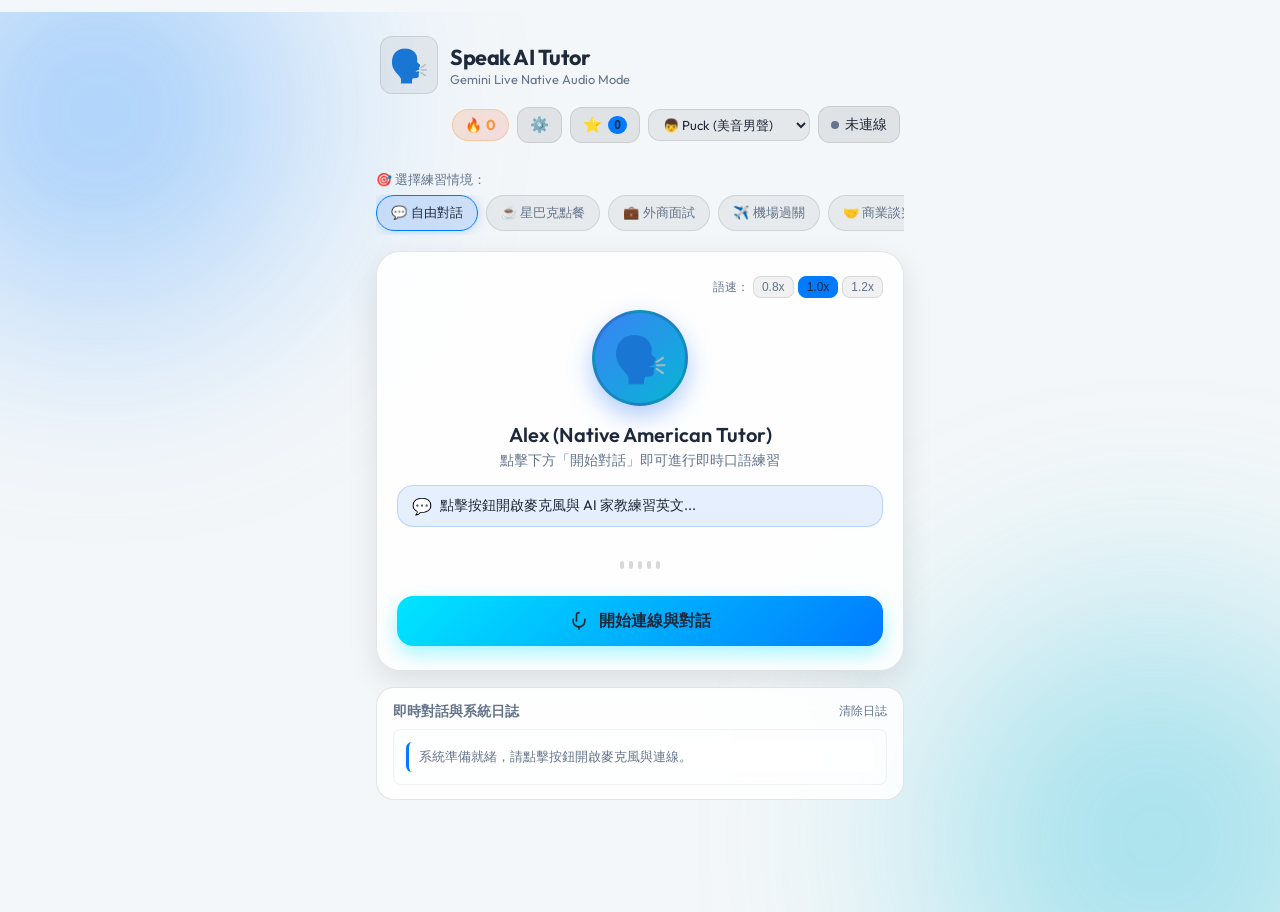
<file: index.html>
<!DOCTYPE html>
<html lang="zh-TW">
<head>
    <meta charset="UTF-8">
    <meta name="viewport" content="width=device-width, initial-scale=1.0, maximum-scale=1.0, user-scalable=no">
    <title>Speak AI Tutor - Complete English Learning App</title>
    
    <!-- PWA Primary Meta Tags -->
    <meta name="theme-color" content="#6366f1">
    <meta name="description" content="全功能 Speak AI 英文家教 - 情境角色扮演、即時文法糾正卡片與單字庫">
    <link rel="manifest" href="manifest.json">
    <link rel="icon" type="image/svg+xml" href="icon.svg">
    
    <!-- iOS PWA Mobile Meta Tags -->
    <meta name="apple-mobile-web-app-capable" content="yes">
    <meta name="apple-mobile-web-app-status-bar-style" content="black-translucent">
    <meta name="apple-mobile-web-app-title" content="Speak AI">
    <link rel="apple-touch-icon" href="icon.svg">

    <!-- Google Fonts -->
    <link rel="preconnect" href="https://fonts.googleapis.com">
    <link rel="preconnect" href="https://fonts.gstatic.com" crossorigin>
    <link href="https://fonts.googleapis.com/css2?family=Outfit:wght@300;400;500;600;700&display=swap" rel="stylesheet">
    
    <link rel="stylesheet" href="speak_style_v2.css?v=22">
</head>
<body>
    <div class="background-decor">
        <div class="glow glow-1"></div>
        <div class="glow glow-2"></div>
    </div>

    <div class="app-container">
        <!-- Header -->
        <header class="app-header">
            <div class="logo-area">
                <div class="logo-icon">🗣️</div>
                <div>
                    <h1>Speak AI Tutor</h1>
                    <p class="subtitle">Gemini Live Native Audio Mode</p>
                </div>
            </div>
            
            <div class="header-right">
                <!-- Streak Flame Badge -->
                <div class="streak-badge" id="streakBadge" title="每日口說連勝紀錄">
                    🔥 <span class="streak-count" id="streakCount">0</span>
                </div>

                <!-- Settings Button (API Key & Model & Backend WS) -->
                <button id="openBackendSettingsBtn" class="icon-btn" title="API Key 與模型設定">
                    ⚙️
                </button>

                <!-- Saved Vocab Bank Trigger Button -->
                <button id="openVocabBtn" class="icon-btn" title="查看收藏單字片語庫">
                    ⭐ <span class="vocab-badge" id="vocabCount">0</span>
                </button>

                <!-- Voice Selector -->
                <select id="voiceSelect" class="voice-select" title="選擇 AI 家教聲線">
                    <option value="Puck">👦 Puck (美音男聲)</option>
                    <option value="Kore">👩 Kore (美音女聲)</option>
                    <option value="Aoede">👩‍🏫 Aoede (溫和女聲)</option>
                    <option value="Fenrir">🧔 Fenrir (渾厚男聲)</option>
                </select>

                <div class="status-badge" id="statusBadge">
                    <span class="status-dot"></span>
                    <span id="statusText">未連線</span>
                </div>
            </div>
        </header>

        <!-- Scenario Bar (Speak App Feature 1: Roleplay Scenarios) -->
        <section class="scenario-bar">
            <label class="section-label">🎯 選擇練習情境：</label>
            <div class="scenario-chips">
                <button class="chip active" data-scenario="freetalk">💬 自由對話</button>
                <button class="chip" data-scenario="starbucks">☕ 星巴克點餐</button>
                <button class="chip" data-scenario="interview">💼 外商面試</button>
                <button class="chip" data-scenario="airport">✈️ 機場過關</button>
                <button class="chip" data-scenario="business">🤝 商業談判</button>
            </div>
        </section>

        <!-- Main Voice Visualizer Card -->
        <main class="tutor-card">
            <div class="card-top-bar">
                <div class="speed-selector">
                    <span>語速：</span>
                    <button class="speed-btn" data-speed="0.8">0.8x</button>
                    <button class="speed-btn active" data-speed="1.0">1.0x</button>
                    <button class="speed-btn" data-speed="1.2">1.2x</button>
                </div>
            </div>

            <div class="avatar-wrapper">
                <div class="pulse-ring" id="pulseRing"></div>
                <div class="avatar-circle" id="avatarCircle">
                    <span class="avatar-emoji" id="avatarEmoji">🗣️</span>
                </div>
            </div>

            <div class="tutor-info">
                <h2 id="tutorName">Alex (Native American Tutor)</h2>
                <p id="tutorStatus">點擊下方「開始對話」即可進行即時口語練習</p>
            </div>

            <!-- Real-time Live Subtitle Banner -->
            <div class="caption-container" id="captionContainer">
                <div class="caption-bubble" id="captionBubble">
                    <span class="caption-icon">💬</span>
                    <span class="caption-text" id="captionText">點擊按鈕開啟麥克風與 AI 家教練習英文...</span>
                </div>
            </div>

            <!-- Grammar Correction Card Component (Speak App Feature 2: Real-time Correction) -->
            <div class="correction-card hidden" id="correctionCard">
                <div class="correction-header">
                    <span>🛠️ 文法與地道表達修復建議</span>
                    <button id="saveCorrectionBtn" class="btn-text">⭐ 收藏此卡片</button>
                </div>
                <div class="correction-body">
                    <div class="correction-row original">
                        <span class="label">原句：</span>
                        <span id="originalText">--</span>
                    </div>
                    <div class="correction-row corrected">
                        <span class="label">建議修正：</span>
                        <span id="correctedText">--</span>
                    </div>
                    <div class="correction-row explanation">
                        <span class="label">💡 說明：</span>
                        <span id="explanationText">--</span>
                    </div>
                </div>
            </div>

            <!-- Audio Wave Visualizer -->
            <div class="wave-visualizer">
                <div class="bar"></div>
                <div class="bar"></div>
                <div class="bar"></div>
                <div class="bar"></div>
                <div class="bar"></div>
            </div>

            <!-- Action Controls -->
            <div class="controls-area">
                <button id="toggleBtn" class="btn btn-primary">
                    <svg class="mic-icon" xmlns="http://www.w3.org/2000/svg" viewBox="0 0 24 24" fill="none" stroke="currentColor" stroke-width="2" stroke-linecap="round" stroke-linejoin="round">
                        <path d="M12 2a3 3 0 0 0-3 3v7a3 3 0 0 6 0V5a3 3 0 0 0-3-3z"/>
                        <path d="M19 10v2a7 7 0 0 1-14 0v-2"/>
                        <line x1="12" y1="19" x2="12" y2="22"/>
                    </svg>
                    <span id="btnText">開始連線與對話</span>
                </button>
            </div>
        </main>

        <!-- Dynamic Log / Live Feedback Sub-window -->
        <section class="log-card">
            <div class="log-header">
                <h3>即時對話與系統日誌</h3>
                <button id="clearLogBtn" class="btn-text">清除日誌</button>
            </div>
            <div class="log-content" id="logContent">
                <div class="log-item info">系統準備就緒，請點擊按鈕開啟麥克風與連線。</div>
            </div>
        </section>
    </div>

    <!-- Modal 1: Saved Vocab & Phrase Bank -->
    <div class="modal-overlay hidden" id="vocabModal">
        <div class="modal-card">
            <div class="modal-header">
                <h3>⭐ 我的單字與地道片語收藏庫</h3>
                <div style="display:flex; align-items:center; gap:8px;">
                    <button class="start-review-btn" id="startReviewBtn" title="開始間隔複習">📝 開始複習</button>
                    <button class="close-btn" id="closeVocabModalBtn">&times;</button>
                </div>
            </div>
            <div class="modal-body" id="vocabList">
                <div class="empty-state">尚無收藏卡片。可以在對話中點擊「⭐ 收藏此卡片」將重點句加入收藏庫。</div>
            </div>
        </div>
    </div>

    <!-- Modal 2: Post-Session Summary Report -->
    <div class="modal-overlay hidden" id="summaryModal">
        <div class="modal-card">
            <div class="modal-header">
                <h3>🎉 口語練習成績單與學習報告</h3>
                <button class="close-btn" id="closeSummaryModalBtn">&times;</button>
            </div>
            <div class="modal-body">
                <div class="stats-grid">
                    <div class="stat-box">
                        <div class="stat-num" id="statDuration">0:00</div>
                        <div class="stat-title">總說話時長</div>
                    </div>
                    <div class="stat-box">
                        <div class="stat-num" id="statTurns">0</div>
                        <div class="stat-title">對話輪次</div>
                    </div>
                    <div class="stat-box">
                        <div class="stat-num" id="statCorrections">0</div>
                        <div class="stat-title">修正建議</div>
                    </div>
                </div>

                <div class="report-section">
                    <h4>💡 綜合評價與建議</h4>
                    <p id="reportSummary">發音清晰，口語表達自然！建議多使用定冠詞與過去式態，持續保持練習。</p>
                </div>
            </div>
        </div>
    </div>

    <!-- Modal 3: Settings Modal (Gemini API Key, Model Selection & Custom Backend WS & API Test) -->
    <div class="modal-overlay hidden" id="backendSettingsModal">
        <div class="modal-card">
            <div class="modal-header">
                <h3>⚙️ Gemini API Key 與模型設定</h3>
                <button class="close-btn" id="closeBackendSettingsModalBtn">&times;</button>
            </div>
            <div class="modal-body">
                <div style="display:flex; flex-direction:column; gap:12px;">
                    <!-- Option 1: Direct Gemini API Key with Test Button & Model Selector -->
                    <div style="background:rgba(99,102,241,0.1); border:1px solid rgba(99,102,241,0.3); border-radius:12px; padding:12px;">
                        <h4 style="font-size:0.9rem; color:#1e293b; margin-bottom:6px;">🔑 方案一：直連 Gemini API Key (推薦 GitHub Pages)</h4>
                        <p style="font-size:0.8rem; color:var(--text-muted); margin-bottom:8px;">
                            填入您的 Gemini API Key 後，網頁即可直接與 Google Gemini Live API 進行無伺服器 WebSocket 雙向語音對話！
                        </p>
                        
                        <!-- Model Selector -->
                        <div style="margin-bottom:8px;">
                            <label style="font-size:0.78rem; color:var(--text-muted); display:block; margin-bottom:4px;">🤖 選擇 Gemini API 模型：</label>
                            <select id="geminiModelSelect" style="width:100%; padding:8px 10px; border-radius:8px; border:1px solid var(--card-border); background:rgba(255,255,255,0.9); color:#1e293b; font-family:inherit; font-size:0.85rem; outline:none; cursor:pointer;">
                                <option value="gemini-3.5-flash">🚀 gemini-3.5-flash (推薦)</option>
                                <option value="gemini-3.5-flash-lite">⚡ gemini-3.5-flash-lite</option>
                                <option value="gemini-2.5-pro">🧠 gemini-2.5-pro</option>
                                <option value="gemini-2.5-flash">✨ gemini-2.5-flash</option>
                            </select>
                        </div>

                        <div style="display:flex; gap:8px;">
                            <input type="password" id="geminiApiKeyInput" placeholder="AIzaSy..." style="flex:1; padding:10px; border-radius:8px; border:1px solid var(--card-border); background:rgba(0,0,0,0.05); color:#1e293b; font-family:inherit; font-size:0.88rem; outline:none;" />
                            <button id="testApiKeyBtn" class="icon-btn" style="white-space:nowrap; background:rgba(99,102,241,0.3); border-color:var(--primary); color:#1e293b; font-weight:600;">
                                🧪 測試 Key
                            </button>
                        </div>
                        <div id="testApiResult" style="font-size:0.8rem; margin-top:6px; min-height:18px;"></div>
                    </div>

                    <!-- Option 2: Custom Backend WS URL -->
                    <div style="background:rgba(255,255,255,0.03); border:1px solid var(--card-border); border-radius:12px; padding:12px;">
                        <h4 style="font-size:0.9rem; color:#1e293b; margin-bottom:6px;">🌐 方案二：自訂 Python 中繼後端 URL (選填)</h4>
                        <p style="font-size:0.8rem; color:var(--text-muted); margin-bottom:8px;">
                            若您有部署 Python 後端 (如 Render / Railway)，可輸入 `wss://your-backend.onrender.com/ws`。
                        </p>
                        <input type="text" id="customWsUrlInput" placeholder="wss://your-backend.onrender.com/ws" style="width:100%; padding:10px; border-radius:8px; border:1px solid var(--card-border); background:rgba(0,0,0,0.05); color:#1e293b; font-family:inherit; font-size:0.88rem; outline:none;" />
                    </div>
                </div>

                <div style="display:flex; gap:10px; margin-top:14px;">
                    <button id="saveBackendWsBtn" class="btn btn-primary" style="padding:10px;">儲存設定</button>
                    <button id="resetBackendWsBtn" class="btn-text" style="color:var(--danger);">清除與重置</button>
                </div>
            </div>
        </div>
    </div>

    <!-- Modal 4: Review Quiz (SM-2 Spaced Repetition) -->
    <div class="modal-overlay hidden" id="reviewModal">
        <div class="modal-card">
            <div class="modal-header">
                <h3>📝 間隔複習 — Smart Review</h3>
                <button class="close-btn" id="closeReviewModalBtn">&times;</button>
            </div>
            <div class="modal-body">
                <div class="review-card" id="reviewCardArea">
                    <div class="review-prompt" id="reviewPrompt">載入中...</div>
                    <div class="review-hint" id="reviewHint"></div>
                    <div class="review-answer" id="reviewAnswer"></div>
                    <div class="review-actions" id="reviewActions">
                        <button class="review-btn show-answer" id="showAnswerBtn">👀 顯示答案</button>
                    </div>
                </div>
                <div class="review-progress">
                    <span id="reviewProgressText">0 / 0</span>
                    <div class="review-progress-bar">
                        <div class="review-progress-fill" id="reviewProgressFill" style="width:0%"></div>
                    </div>
                </div>
            </div>
        </div>
    </div>

    <script src="app.js?v=24"></script>
</body>
</html>
</file>
<file: speak_style_v2.css>
﻿:root {
    --bg-dark: #f4f7f9;
    --card-bg: rgba(255, 255, 255, 0.85);
    --card-border: rgba(0, 0, 0, 0.1);
    --primary: #007AFF;
    --primary-hover: #0056b3;
    --accent: #22c55e;
    --danger: #ef4444;
    --text-main: #1e293b;
    --text-muted: #64748b;
    --font: 'Outfit', sans-serif;
}

* {
    box-sizing: border-box;
    margin: 0;
    padding: 0;
}

body {
    font-family: var(--font);
    background-color: var(--bg-dark);
    color: var(--text-main);
    min-height: 100vh;
    display: flex;
    justify-content: center;
    align-items: flex-start;
    padding-top: 12px;
    padding-bottom: 24px;
    overflow-x: hidden;
    position: relative;
}

.background-decor {
    position: absolute;
    width: 100%;
    height: 100%;
    overflow: hidden;
    z-index: -1;
    pointer-events: none;
}

.glow {
    position: absolute;
    border-radius: 50%;
    filter: blur(120px);
    opacity: 0.35;
}

.glow-1 {
    width: 400px;
    height: 400px;
    background: #007AFF;
    top: -100px;
    left: -100px;
}

.glow-2 {
    width: 450px;
    height: 450px;
    background: #06b6d4;
    bottom: -150px;
    right: -100px;
}

.app-container {
    width: 100%;
    max-width: 560px;
    padding: 16px;
    display: flex;
    flex-direction: column;
    gap: 16px;
    position: relative;
    z-index: 1;
}

.app-header {
    display: flex;
    justify-content: space-between;
    align-items: center;
    padding: 8px 4px;
    margin-bottom: 4px;
    width: 100%;
    flex-wrap: wrap;
    gap: 12px;
}

.logo-area {
    display: flex;
    align-items: center;
    gap: 12px;
    flex-shrink: 0;
    white-space: nowrap;
}

.logo-icon {
    font-size: 2rem;
    background: rgba(0, 0, 0, 0.05);
    padding: 8px;
    border-radius: 12px;
    border: 1px solid var(--card-border);
}

.app-header h1 {
    font-size: 1.35rem;
    font-weight: 700;
    letter-spacing: -0.5px;
}

.subtitle {
    font-size: 0.8rem;
    color: var(--text-muted);
}

.header-right {
    display: flex;
    align-items: center;
    gap: 8px;
    flex-wrap: wrap;
    justify-content: flex-end;
    flex-shrink: 0;
    width: 100%; /* FORCE TO NEXT LINE */
    position: relative;
    z-index: 9999; /* ENSURE CLICKABLE */
}

.status-badge {
    background: rgba(0, 0, 0, 0.08);
    border: 1px solid var(--card-border);
    color: var(--text-main);
    padding: 8px 12px;
    border-radius: 12px;
    font-size: 0.85rem;
    display: flex;
    align-items: center;
    gap: 6px;
    transition: all 0.3s ease;
}

.status-dot {
    width: 8px;
    height: 8px;
    border-radius: 50%;
    background-color: var(--text-muted);
    transition: all 0.3s ease;
}

.status-badge.status-connected {
    border-color: rgba(0, 229, 255, 0.3);
    background: rgba(0, 229, 255, 0.05);
}

.status-badge.status-connected .status-dot {
    background-color: var(--primary);
    box-shadow: 0 0 8px var(--primary);
    animation: pulse-dot 1.5s infinite alternate;
}

@keyframes pulse-dot {
    0% { opacity: 0.6; box-shadow: 0 0 4px var(--primary); }
    100% { opacity: 1; box-shadow: 0 0 12px var(--primary); }
}

.icon-btn {
    background: rgba(0, 0, 0, 0.08);
    border: 1px solid var(--card-border);
    color: var(--text-main);
    padding: 8px 12px;
    border-radius: 12px;
    cursor: pointer;
    font-size: 0.95rem;
    display: flex;
    align-items: center;
    gap: 6px;
    transition: all 0.2s ease;
}

.icon-btn:hover {
    background: rgba(0, 0, 0, 0.12);
}

.vocab-badge {
    background: var(--primary);
    color: var(--text-main);
    font-size: 0.75rem;
    font-weight: 700;
    padding: 2px 6px;
    border-radius: 10px;
}

.voice-select {
    background: rgba(0, 0, 0, 0.06);
    color: var(--text-main);
    border: 1px solid var(--card-border);
    padding: 6px 10px;
    border-radius: 12px;
    font-family: inherit;
    font-size: 0.82rem;
    outline: none;
    cursor: pointer;
}

.voice-select option {
    background: #ffffff;
    color: var(--text-main);
}

@keyframes blink {
    from { opacity: 0.3; }
    to { opacity: 1; }
}

.scenario-bar {
    display: flex;
    flex-direction: column;
    gap: 6px;
}

.section-label {
    font-size: 0.8rem;
    color: var(--text-muted);
    font-weight: 500;
}

.scenario-chips {
    display: flex;
    gap: 8px;
    overflow-x: auto;
    padding-bottom: 4px;
    scrollbar-width: none;
}

.scenario-chips::-webkit-scrollbar {
    display: none;
}

.log-content {
    background: rgba(255, 255, 255, 0.3); border: 1px solid rgba(0,0,0,0.05);
    padding: 12px;
    border-radius: 8px;
    font-size: 0.85rem;
    color: var(--text-muted);
    max-height: 150px;
    overflow-y: auto;
    font-family: monospace;
    white-space: pre-wrap;
    transition: max-height 0.3s ease, padding 0.3s ease, opacity 0.3s ease;
}

.log-content.collapsed {
    max-height: 0;
    padding-top: 0;
    padding-bottom: 0;
    opacity: 0;
    overflow: hidden;
}

.chip {
    background: rgba(0, 0, 0, 0.05);
    border: 1px solid var(--card-border);
    color: var(--text-muted);
    padding: 8px 14px;
    border-radius: 20px;
    font-size: 0.82rem;
    white-space: nowrap;
    cursor: pointer;
    transition: all 0.2s ease;
}

.chip.active, .chip:hover {
    background: rgba(59, 130, 246, 0.2);
    border-color: var(--primary);
    color: var(--text-main);
    box-shadow: 0 0 12px rgba(59, 130, 246, 0.3);
}

.tutor-card {
    background: var(--card-bg);
    backdrop-filter: blur(16px);
    border: 1px solid var(--card-border);
    border-radius: 24px;
    padding: 24px 20px;
    display: flex;
    flex-direction: column;
    align-items: center;
    text-align: center;
    box-shadow: 0 10px 30px rgba(0, 0, 0, 0.1);
    position: relative;
}

.card-top-bar {
    width: 100%;
    display: flex;
    justify-content: flex-end;
    margin-bottom: 12px;
}

.speed-selector {
    display: flex;
    align-items: center;
    gap: 4px;
    font-size: 0.75rem;
    color: var(--text-muted);
}

.speed-btn {
    background: rgba(0, 0, 0, 0.05);
    border: 1px solid var(--card-border);
    color: var(--text-muted);
    padding: 3px 8px;
    border-radius: 8px;
    font-size: 0.75rem;
    cursor: pointer;
}

.speed-btn.active {
    background: var(--primary);
    color: var(--text-main);
    border-color: var(--primary);
}

.avatar-wrapper {
    position: relative;
    margin-bottom: 16px;
}

.avatar-circle {
    width: 96px;
    height: 96px;
    border-radius: 50%;
    background: linear-gradient(135deg, #3b82f6, #06b6d4);
    display: flex;
    justify-content: center;
    align-items: center;
    border: 3px solid rgba(0, 0, 0, 0.15);
    position: relative;
    z-index: 2;
    box-shadow: 0 10px 25px rgba(59, 130, 246, 0.4);
}

.avatar-emoji {
    font-size: 2.8rem;
}

.pulse-ring {
    position: absolute;
    top: -8px;
    left: -8px;
    right: -8px;
    bottom: -8px;
    border-radius: 50%;
    border: 2px solid var(--primary);
    opacity: 0;
    pointer-events: none;
    z-index: 1;
}

.pulse-ring.active {
    animation: pulse 2s infinite;
}

@keyframes pulse {
    0% { transform: scale(0.95); opacity: 0.8; }
    100% { transform: scale(1.4); opacity: 0; }
}

.tutor-info h2 {
    font-size: 1.25rem;
    font-weight: 600;
    margin-bottom: 4px;
}

.tutor-info p {
    font-size: 0.85rem;
    color: var(--text-muted);
}

.caption-container {
    width: 100%;
    margin-top: 14px;
    margin-bottom: 6px;
    min-height: 44px;
    display: flex;
    justify-content: center;
    align-items: center;
}

.caption-bubble {
    background: rgba(59, 130, 246, 0.12);
    border: 1px solid rgba(59, 130, 246, 0.25);
    padding: 10px 14px;
    border-radius: 16px;
    font-size: 0.88rem;
    color: #1e293b;
    display: flex;
    align-items: center;
    gap: 8px;
    width: 100%;
    text-align: left;
}

.caption-icon { font-size: 1rem; flex-shrink: 0; }
.caption-text { line-height: 1.4; word-break: break-word; }

.correction-card {
    width: 100%;
    margin: 10px 0;
    background: rgba(239, 68, 68, 0.08);
    border: 1px solid rgba(239, 68, 68, 0.25);
    border-radius: 14px;
    padding: 12px 14px;
    text-align: left;
}

.correction-card.hidden { display: none; }

.correction-header {
    display: flex;
    justify-content: space-between;
    align-items: center;
    font-size: 0.78rem;
    font-weight: 600;
    color: #fca5a5;
    margin-bottom: 6px;
}

.correction-body {
    display: flex;
    flex-direction: column;
    gap: 4px;
    font-size: 0.85rem;
}

.correction-row.original { color: #ef4444; text-decoration: line-through; }
.correction-row.corrected { color: #22c55e; font-weight: 500; }

.wave-visualizer {
    display: flex;
    align-items: center;
    gap: 5px;
    height: 30px;
    margin: 16px 0;
}

.wave-visualizer .bar {
    width: 4px;
    height: 8px;
    background-color: rgba(0, 0, 0, 0.15);
    border-radius: 4px;
    transition: height 0.15s ease, background-color 0.3s ease;
}

.wave-visualizer.active .bar {
    background-color: var(--primary);
    animation: wave 1.2s infinite ease-in-out alternate;
}

.wave-visualizer.active .bar:nth-child(1) { animation-delay: 0.1s; }
.wave-visualizer.active .bar:nth-child(2) { animation-delay: 0.3s; }
.wave-visualizer.active .bar:nth-child(3) { animation-delay: 0.5s; }
.wave-visualizer.active .bar:nth-child(4) { animation-delay: 0.2s; }
.wave-visualizer.active .bar:nth-child(5) { animation-delay: 0.4s; }

@keyframes wave {
    0% { height: 8px; }
    100% { height: 28px; }
}

.controls-area { width: 100%; }

.btn {
    width: 100%;
    padding: 14px 20px;
    border-radius: 16px;
    border: none;
    font-family: inherit;
    font-size: 1rem;
    font-weight: 600;
    cursor: pointer;
    display: flex;
    justify-content: center;
    align-items: center;
    gap: 10px;
    transition: all 0.25s ease;
}

.btn-primary {
    background: linear-gradient(135deg, #00E5FF, #007BFF);
    color: var(--text-main);
    box-shadow: 0 8px 20px rgba(0, 229, 255, 0.35);
}

.btn-primary:hover {
    transform: translateY(-2px);
    box-shadow: 0 12px 25px rgba(0, 229, 255, 0.5);
}

.btn-danger {
    background: linear-gradient(135deg, var(--danger), #dc2626);
    color: var(--text-main);
    box-shadow: 0 8px 20px rgba(239, 68, 68, 0.35);
}

.mic-icon { width: 20px; height: 20px; }

.log-card {
    background: var(--card-bg);
    backdrop-filter: blur(16px);
    border: 1px solid var(--card-border);
    border-radius: 18px;
    padding: 14px 16px;
}

.log-header {
    display: flex;
    justify-content: space-between;
    align-items: center;
    margin-bottom: 8px;
}

.log-header h3 {
    font-size: 0.88rem;
    font-weight: 600;
    color: var(--text-muted);
}

.btn-text {
    background: none;
    border: none;
    color: var(--text-muted);
    font-size: 0.78rem;
    cursor: pointer;
}

.btn-text:hover { color: var(--text-main); }

.log-content {
    max-height: 100px;
    overflow-y: auto;
    display: flex;
    flex-direction: column;
    gap: 6px;
    font-size: 0.82rem;
}

.log-content::-webkit-scrollbar { width: 5px; }
.log-content::-webkit-scrollbar-thumb { background: rgba(59, 130, 246, 0.4); border-radius: 3px; }

.log-item {
    padding: 6px 10px;
    border-radius: 6px;
    background: rgba(255, 255, 255, 0.6);
}

.log-item.info { border-left: 3px solid var(--primary); }
.log-item.success { border-left: 3px solid var(--accent); }
.log-item.error { border-left: 3px solid var(--danger); }

.modal-overlay {
    position: fixed;
    top: 0; left: 0; right: 0; bottom: 0;
    background: rgba(0, 0, 0, 0.7);
    backdrop-filter: blur(8px);
    z-index: 100;
    display: flex;
    justify-content: center;
    align-items: center;
    padding: 20px;
}

.modal-overlay.hidden { display: none; }

.modal-card {
    background: #ffffff;
    border: 1px solid var(--card-border);
    border-radius: 20px;
    width: 100%;
    max-width: 480px;
    max-height: 80vh;
    display: flex;
    flex-direction: column;
    box-shadow: 0 15px 40px rgba(0, 0, 0, 0.15);
}

.modal-header {
    padding: 16px 20px;
    border-bottom: 1px solid var(--card-border);
    display: flex;
    justify-content: space-between;
    align-items: center;
}

.modal-header h3 { font-size: 1.1rem; font-weight: 600; }
.close-btn { background: none; border: none; color: var(--text-muted); font-size: 1.5rem; cursor: pointer; }

.modal-body {
    padding: 20px;
    overflow-y: auto;
    display: flex;
    flex-direction: column;
    gap: 14px;
}

.stats-grid {
    display: grid;
    grid-template-columns: repeat(3, 1fr);
    gap: 10px;
}

.stat-box {
    background: rgba(0, 0, 0, 0.04);
    border: 1px solid var(--card-border);
    border-radius: 12px;
    padding: 12px;
    text-align: center;
}

.stat-num { font-size: 1.4rem; font-weight: 700; color: var(--primary); }
.stat-title { font-size: 0.75rem; color: var(--text-muted); margin-top: 4px; }

.report-section {
    background: rgba(59, 130, 246, 0.08);
    border-radius: 12px;
    padding: 14px;
}

.report-section h4 { font-size: 0.9rem; margin-bottom: 6px; color: #1e293b; }
.report-section p { font-size: 0.85rem; color: var(--text-muted); line-height: 1.5; }

.empty-state { text-align: center; color: var(--text-muted); padding: 20px; font-size: 0.88rem; }

/* Correction explanation row */
.correction-row.explanation {
    color: #fbbf24;
    font-style: italic;
    font-size: 0.83rem;
    line-height: 1.4;
    padding-top: 4px;
    border-top: 1px dashed rgba(251, 191, 36, 0.2);
    margin-top: 4px;
}

.correction-row .label {
    font-weight: 600;
    margin-right: 4px;
    white-space: nowrap;
}

/* Mastery badges */
.mastery-badge {
    display: inline-block;
    font-size: 0.7rem;
    font-weight: 600;
    padding: 2px 8px;
    border-radius: 10px;
    margin-left: 8px;
}

.mastery-learning {
    background: rgba(251, 191, 36, 0.2);
    color: #fbbf24;
    border: 1px solid rgba(251, 191, 36, 0.3);
}

.mastery-reviewing {
    background: rgba(59, 130, 246, 0.2);
    color: #3b82f6;
    border: 1px solid rgba(59, 130, 246, 0.3);
}

.mastery-mastered {
    background: rgba(34, 197, 94, 0.2);
    color: #4ade80;
    border: 1px solid rgba(34, 197, 94, 0.3);
}

.review-due-badge {
    font-size: 0.7rem;
    color: #ef4444;
    margin-left: 6px;
}

/* Streak badge */
.streak-badge {
    display: flex;
    align-items: center;
    gap: 4px;
    background: linear-gradient(135deg, rgba(251, 146, 60, 0.2), rgba(239, 68, 68, 0.15));
    border: 1px solid rgba(251, 146, 60, 0.3);
    padding: 6px 12px;
    border-radius: 30px;
    font-size: 0.85rem;
    font-weight: 700;
    color: #fb923c;
    cursor: default;
    transition: all 0.3s ease;
}

.streak-badge:hover {
    box-shadow: 0 0 16px rgba(251, 146, 60, 0.3);
}

.streak-count {
    font-size: 0.9rem;
}

/* Review Quiz Modal */
.review-card {
    background: rgba(59, 130, 246, 0.08);
    border: 1px solid rgba(59, 130, 246, 0.2);
    border-radius: 16px;
    padding: 20px;
    text-align: center;
}

.review-prompt {
    font-size: 1rem;
    color: #fbbf24;
    font-weight: 500;
    margin-bottom: 8px;
    line-height: 1.5;
}

.review-hint {
    font-size: 0.85rem;
    color: var(--text-muted);
    margin-bottom: 16px;
}

.review-answer {
    font-size: 1.1rem;
    color: #22c55e;
    font-weight: 600;
    margin: 12px 0;
    padding: 12px;
    background: rgba(34, 197, 94, 0.1);
    border-radius: 10px;
    display: none;
}

.review-answer.visible {
    display: block;
}

.review-actions {
    display: flex;
    gap: 10px;
    justify-content: center;
    margin-top: 14px;
}

.review-btn {
    padding: 10px 24px;
    border-radius: 12px;
    border: none;
    font-family: inherit;
    font-size: 0.9rem;
    font-weight: 600;
    cursor: pointer;
    transition: all 0.2s ease;
}

.review-btn.show-answer {
    background: linear-gradient(135deg, #3b82f6, #06b6d4);
    color: var(--text-main);
    width: 100%;
}

.review-btn.remembered {
    background: rgba(34, 197, 94, 0.2);
    color: #4ade80;
    border: 1px solid rgba(34, 197, 94, 0.3);
    flex: 1;
}

.review-btn.forgot {
    background: rgba(239, 68, 68, 0.2);
    color: #ef4444;
    border: 1px solid rgba(239, 68, 68, 0.3);
    flex: 1;
}

.review-btn:hover {
    transform: translateY(-1px);
}

.review-progress {
    font-size: 0.8rem;
    color: var(--text-muted);
    text-align: center;
    margin-top: 10px;
}

.review-progress-bar {
    width: 100%;
    height: 4px;
    background: rgba(0, 0, 0, 0.08);
    border-radius: 2px;
    margin-top: 6px;
    overflow: hidden;
}

.review-progress-fill {
    height: 100%;
    background: linear-gradient(90deg, #3b82f6, #22c55e);
    border-radius: 2px;
    transition: width 0.3s ease;
}

.start-review-btn {
    background: linear-gradient(135deg, #3b82f6, #06b6d4);
    color: var(--text-main);
    border: none;
    padding: 6px 14px;
    border-radius: 10px;
    font-family: inherit;
    font-size: 0.8rem;
    font-weight: 600;
    cursor: pointer;
    transition: all 0.2s ease;
}

.start-review-btn:hover {
    transform: translateY(-1px);
    box-shadow: 0 4px 12px rgba(59, 130, 246, 0.3);
}

.start-review-btn:disabled {
    opacity: 0.4;
    cursor: not-allowed;
    transform: none;
}

.vocab-card-meta {
    display: flex;
    align-items: center;
    flex-wrap: wrap;
    gap: 4px;
    font-size: 0.75rem;
    color: var(--text-muted);
    margin-top: 6px;
}
</file>
